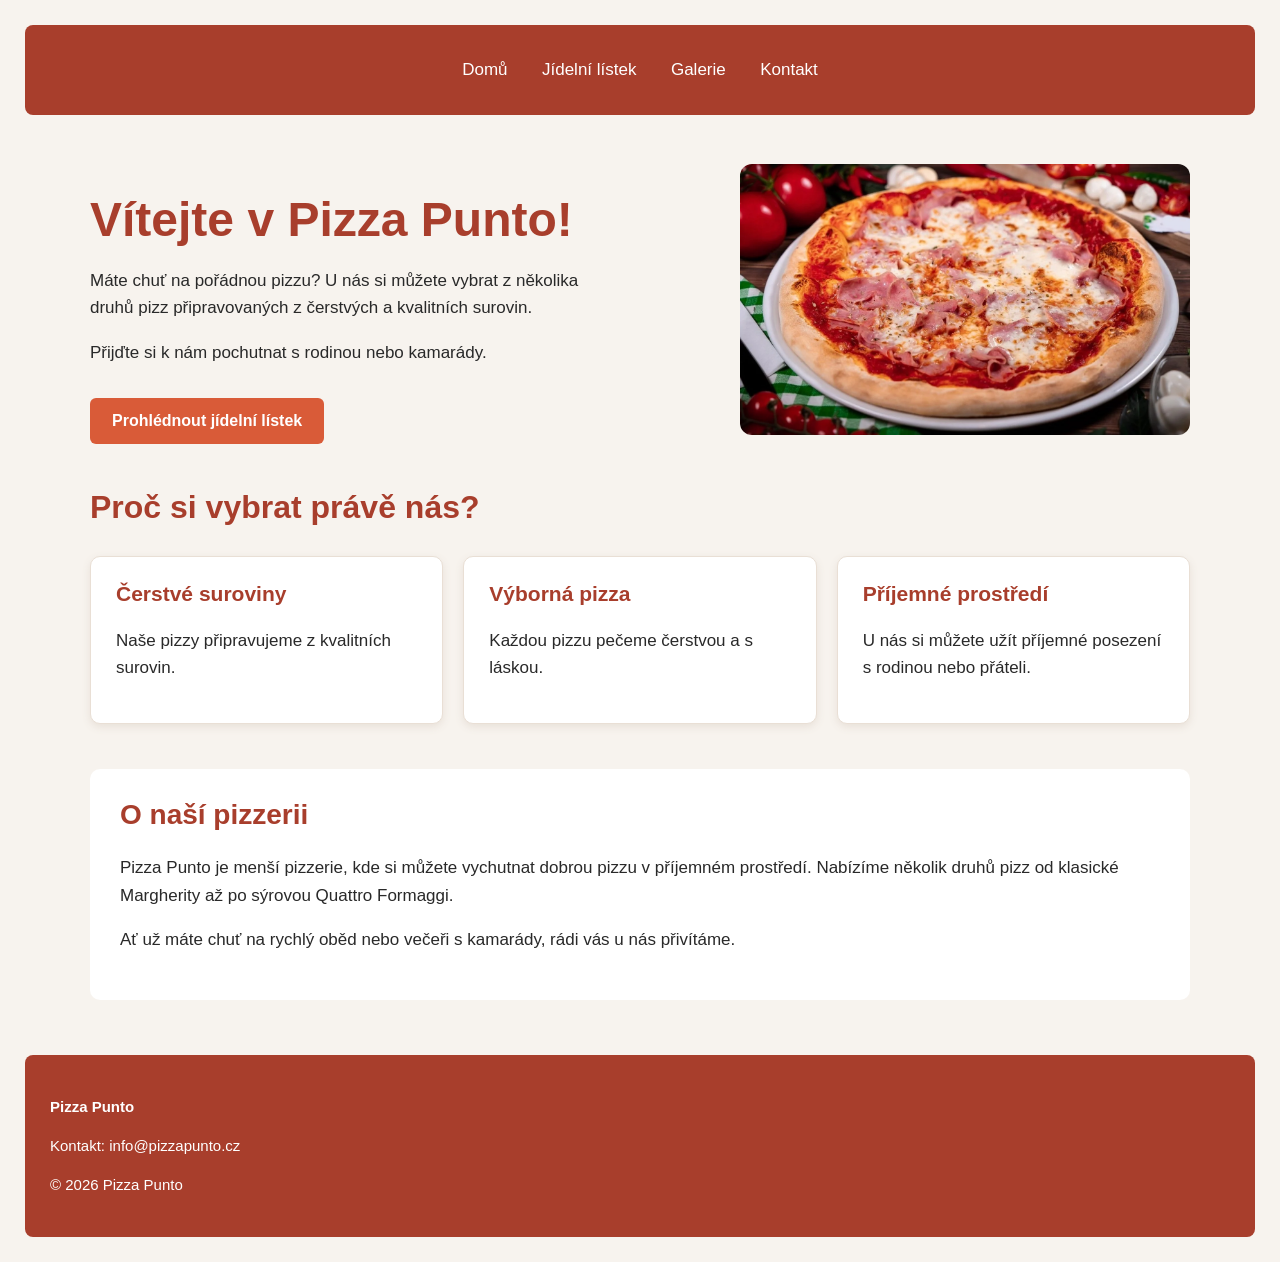
<file: index.html>
<!DOCTYPE html>
<html lang="cs">
<head>
    <meta charset="UTF-8">
    <meta name="viewport" content="width=device-width, initial-scale=1.0">
    <title>Pizza Punto</title>
    <link rel="stylesheet" href="style.css">
    <link rel="icon" href="pizza.jpg">
</head>
<body>

    <nav>
        <a href="index.html">Domů</a>
        <a href="jidelnicek.html">Jídelní lístek</a>
        <a href="galerie.html">Galerie</a>
        <a href="kontakt.html">Kontakt</a>
    </nav>

    
    
<div class="uvod">

    <div class="uvod-text">
        <h1>Vítejte v Pizza Punto!</h1>

        <p>
            Máte chuť na pořádnou pizzu?
            U nás si můžete vybrat z několika
            druhů pizz připravovaných z čerstvých
            a kvalitních surovin.
        </p>

        <p>
            Přijďte si k nám pochutnat
            s rodinou nebo kamarády.
        </p>

        <a href="jidelnicek.html" class="tlacitko">
            Prohlédnout jídelní lístek
        </a>
    </div>

    <div class="uvod-obrazek">
        <img src="pizza.jpg" alt="Pizza Punto">
    </div>

</div>

<h2 class="nadpis-vyhody">Proč si vybrat právě nás?</h2>

<div class="vyhody">

    <div class="vyhoda">
        <h3>Čerstvé suroviny</h3>
        <p>Naše pizzy připravujeme z kvalitních surovin.</p>
    </div>

    <div class="vyhoda">
        <h3>Výborná pizza</h3>
        <p>Každou pizzu pečeme čerstvou a s láskou.</p>
    </div>

    <div class="vyhoda">
        <h3>Příjemné prostředí</h3>
        <p>U nás si můžete užít příjemné posezení s rodinou nebo přáteli.</p>
    </div>

</div>

<div class="o-nas">
    <h2>O naší pizzerii</h2>
    <p>
        Pizza Punto je menší pizzerie, kde si můžete
        vychutnat dobrou pizzu v příjemném prostředí.
        Nabízíme několik druhů pizz od klasické
        Margherity až po sýrovou Quattro Formaggi.
    </p>
    <p>
        Ať už máte chuť na rychlý oběd nebo večeři
        s kamarády, rádi vás u nás přivítáme.
    </p>
</div>

<footer>
    <p><strong>Pizza Punto</strong></p>
    <p>Kontakt: info@pizzapunto.cz</p>
    <p>&copy; 2026 Pizza Punto</p>
</footer>

</body>
</html>
</file>
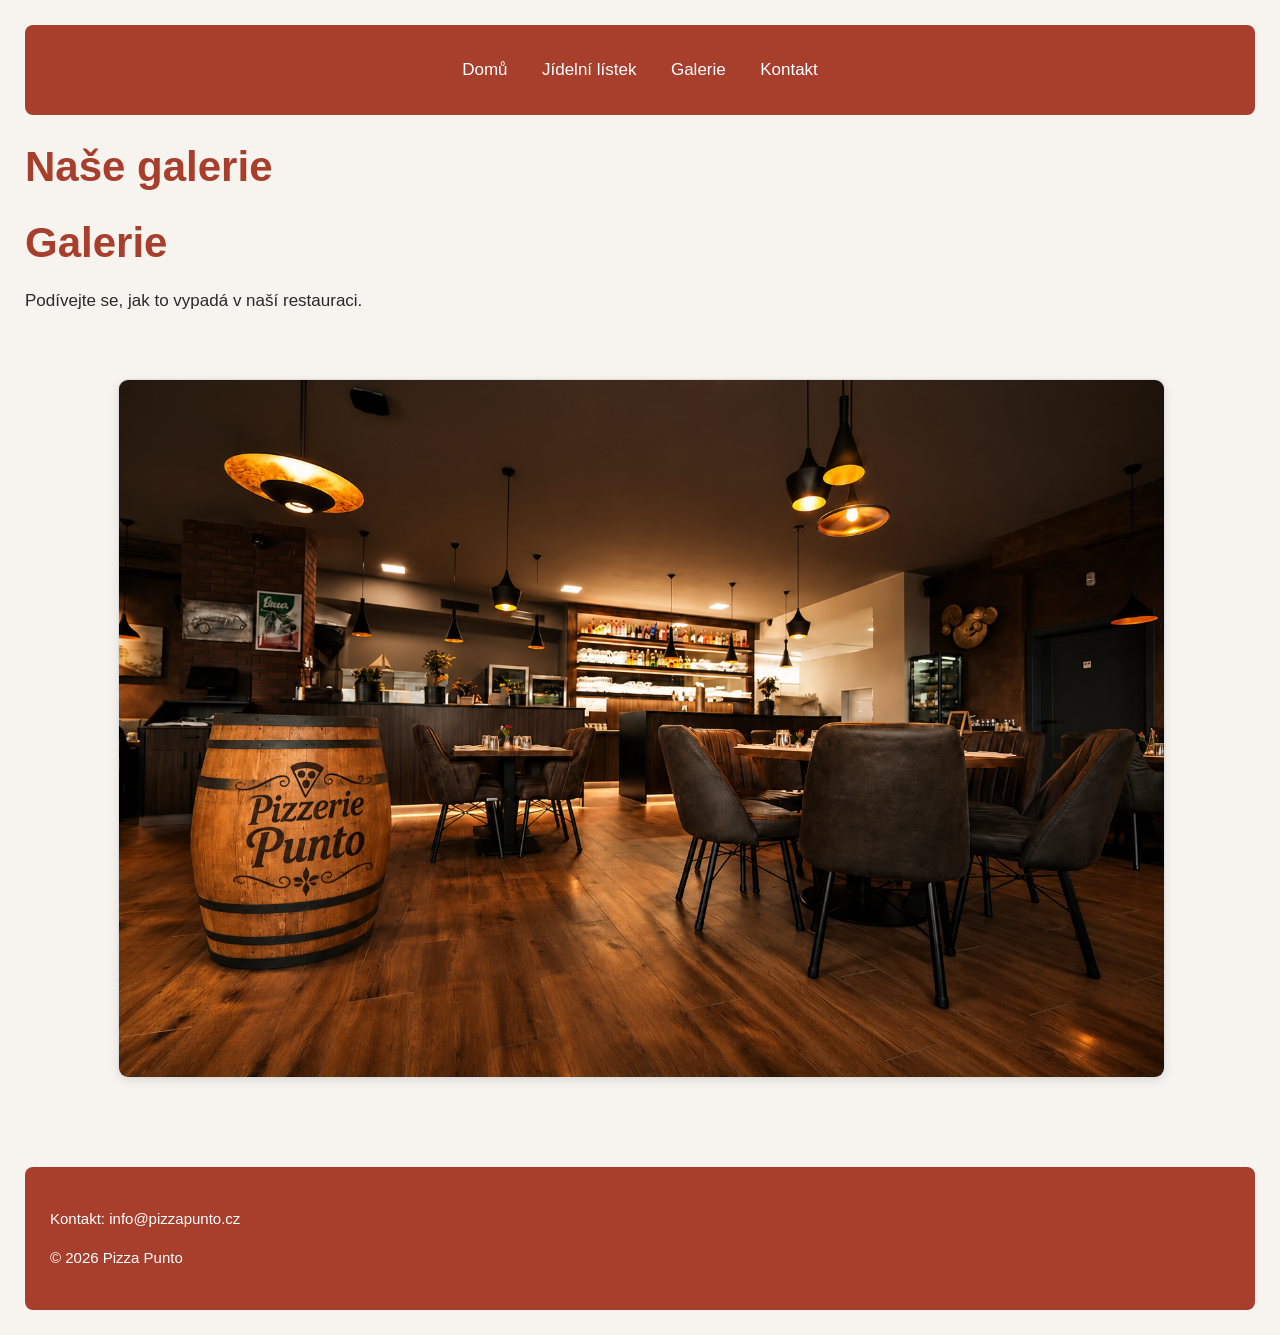
<file: galerie.html>
<!DOCTYPE html>
<html lang="cs">
<head>
    <meta charset="UTF-8">
    <title>Galerie - Pizza Punto</title>
    <link rel="stylesheet" href="style.css">
    <link rel="icon"  href="pizza.jpg">
</head>
<body>

    <nav>
        <a href="index.html">Domů</a>
        <a href="jidelnicek.html">Jídelní lístek</a>
        <a href="galerie.html">Galerie</a>
        <a href="kontakt.html">Kontakt</a>
    </nav>

    <h1>Naše galerie</h1>

    <h1>Galerie</h1>
    <p>Podívejte se, jak to vypadá v naší restauraci.</p>

  
<div class="galerie">
   <div class="galerie-jedna">
    <img src="interier.png" alt="Interiér Pizza Punto">
</div>
</div>


    <footer>
        <p>Kontakt: info@pizzapunto.cz</p>
        <p>&copy; 2026 Pizza Punto</p>
    </footer>

</body>
</html>
</file>
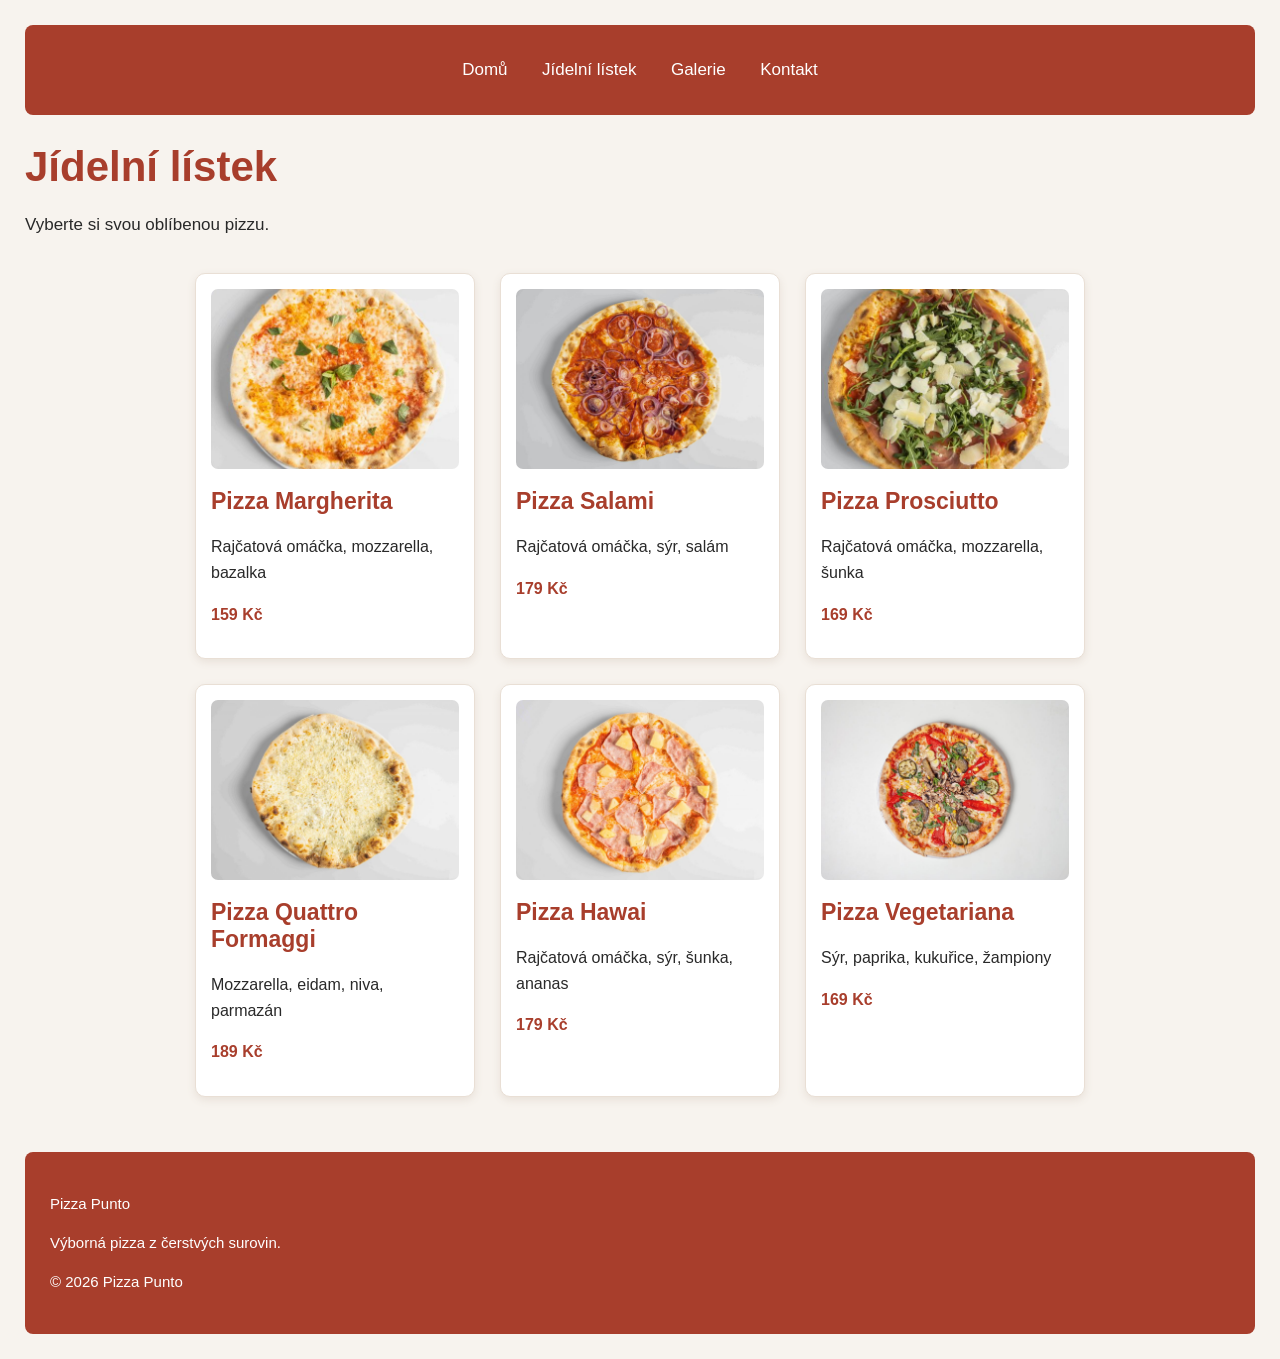
<file: jidelnicek.html>
<!DOCTYPE html>
<html lang="cs">
<head>
    <meta charset="UTF-8">
    <meta name="viewport" content="width=device-width, initial-scale=1.0">
    <title>Jídelní lístek | Pizza Punto</title>
    <link rel="stylesheet" href="style.css">
    <link rel="icon"  href="pizza.jpg">
</head>
<body>

    <nav>
        <a href="index.html">Domů</a>
        <a href="jidelnicek.html">Jídelní lístek</a>
        <a href="galerie.html">Galerie</a>
        <a href="kontakt.html">Kontakt</a>
    </nav>

    <h1>Jídelní lístek</h1>
    <p>Vyberte si svou oblíbenou pizzu.</p>

    <div class="pizzy">

        <div class="pizza">
            <img src="pizza1.jpg" alt="Pizza Margherita">
            <h2>Pizza Margherita</h2>
            <p>Rajčatová omáčka, mozzarella, bazalka</p>
            <p class="cena">159 Kč</p>
        </div>

        <div class="pizza">
            <img src="pizza2.jpg" alt="Pizza Salami">
            <h2>Pizza Salami</h2>
            <p>Rajčatová omáčka, sýr, salám</p>
            <p class="cena">179 Kč</p>
        </div>

        <div class="pizza">
            <img src="pizza3.jpg" alt="Pizza Prosciutto">
            <h2>Pizza Prosciutto</h2>
            <p>Rajčatová omáčka, mozzarella, šunka</p>
            <p class="cena">169 Kč</p>
        </div>

        <div class="pizza">
            <img src="pizza6.jpg" alt="Pizza Quattro Formaggi">
            <h2>Pizza Quattro Formaggi</h2>
            <p>Mozzarella, eidam, niva, parmazán</p>
            <p class="cena">189 Kč</p>
        </div>

        <div class="pizza">
            <img src="pizza4.jpg" alt="Pizza Hawai">
            <h2>Pizza Hawai</h2>
            <p>Rajčatová omáčka, sýr, šunka, ananas</p>
            <p class="cena">179 Kč</p>
        </div>

        <div class="pizza">
            <img src="pizza5.jpg" alt="Pizza Vegetariana">
            <h2>Pizza Vegetariana</h2>
            <p>Sýr, paprika, kukuřice, žampiony</p>
            <p class="cena">169 Kč</p>
        </div>

    </div>

    <footer>
        <p>Pizza Punto</p>
        <p>Výborná pizza z čerstvých surovin.</p>
        <p>&copy; 2026 Pizza Punto</p>
    </footer>

</body>
</html>
</file>
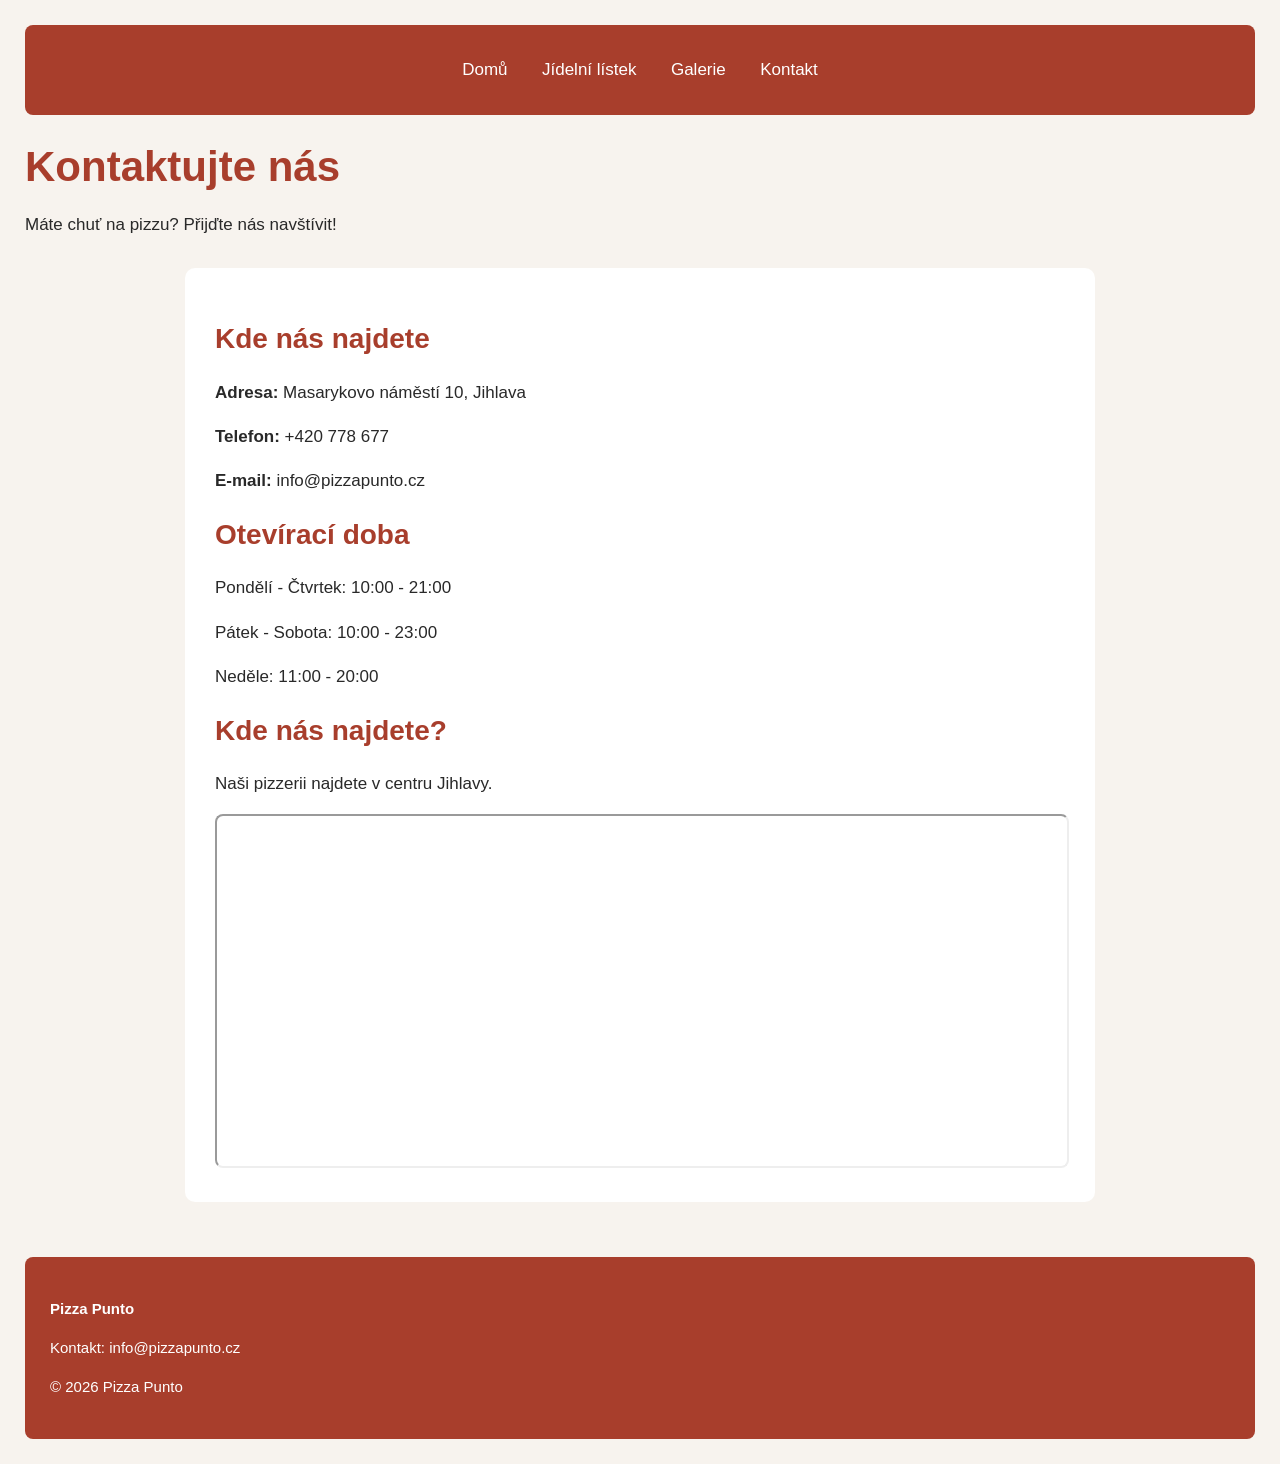
<file: kontakt.html>
<!DOCTYPE html>
<html lang="cs">
<head>
    <meta charset="UTF-8">
    <meta name="viewport" content="width=device-width, initial-scale=1.0">
    <title>Kontakt - Pizza Punto</title>
    <link rel="stylesheet" href="style.css">
    <link rel="icon" href="pizza.jpg">
</head>
<body>

    <nav>
        <a href="index.html">Domů</a>
        <a href="jidelnicek.html">Jídelní lístek</a>
        <a href="galerie.html">Galerie</a>
        <a href="kontakt.html">Kontakt</a>
    </nav>

    <h1>Kontaktujte nás</h1>
    <p>Máte chuť na pizzu? Přijďte nás navštívit!</p>

    <div class="kontakt">
        <h2>Kde nás najdete</h2>
        <p><b>Adresa:</b> Masarykovo náměstí 10, Jihlava</p>
        <p><b>Telefon:</b> +420 778 677</p>
        <p><b>E-mail:</b> info@pizzapunto.cz</p>

        <h2>Otevírací doba</h2>
        <p>Pondělí - Čtvrtek: 10:00 - 21:00</p>
        <p>Pátek - Sobota: 10:00 - 23:00</p>
        <p>Neděle: 11:00 - 20:00</p>

      
        <h2>Kde nás najdete?</h2>

        <p>Naši pizzerii najdete v centru Jihlavy.</p>

        <iframe
        src="https://www.google.com/maps?q=Jihlava&output=embed"
        width="100%"
        height="350"
        title="Mapa Pizza Punto">
        </iframe>

    </div>

    <footer>
        <p><b>Pizza Punto</b></p>
        <p>Kontakt: info@pizzapunto.cz</p>
        <p>&copy; 2026 Pizza Punto</p>
    </footer>

</body>
</html>
</file>
<file: style.css>
body {
    background-color: #f7f3ee;
    color: #292929;
    font-family: Arial, sans-serif;
    margin: 25px;
}

h1 {
    font-size: 42px;
    color: #a83e2c;
    font-weight: bold;
    margin-bottom: 20px;
}

h2 {
    font-size: 28px;
    color: #a83e2c;
    font-weight: bold;
    margin-top: 30px;
}

h3 {
    font-size: 21px;
    color: #a83e2c;
    font-weight: bold;
}

p {
    font-size: 17px;
    line-height: 1.6;
}


nav {
    background-color: #a83e2c;
    text-align: center;
    padding: 20px;
    border-radius: 8px;
}

nav a {
    color: white;
    text-decoration: none;
    margin: 15px;
    font-size: 17px;
    display: inline-block;
}

nav a:hover {
    color: #ffe1bb;
}



.uvod {
    display: flex;
    align-items: center;
    justify-content: space-between;
    gap: 35px;
    max-width: 1100px;
    margin: 45px auto;
}

.uvod-text {
    max-width: 530px;
}

.uvod-text h1 {
    font-size: 48px;
}

.uvod-obrazek img {
    width: 450px;
    max-width: 100%;
    border-radius: 12px;
}

.tlacitko {
    display: inline-block;
    background-color: #d95b38;
    color: white;
    text-decoration: none;
    padding: 14px 22px;
    border-radius: 6px;
    margin-top: 15px;
    font-weight: bold;
}

.tlacitko:hover {
    background-color: #b8432b;
}



.vyhody {
    display: flex;
    gap: 20px;
    max-width: 1100px;
    margin: 30px auto;
}

.vyhoda {
    background-color: white;
    padding: 25px;
    border-radius: 10px;
    border: 1px solid #e9dfd5;
    box-shadow: 0 3px 8px #e8e0d8;
    flex: 1;
}

.vyhoda h3 {
    margin-top: 0;
}



.pizzy {
    display: flex;
    flex-wrap: wrap;
    justify-content: center;
    gap: 25px;
    max-width: 1100px;
    margin: 35px auto;
}

.pizza {
    background-color: white;
    border: 1px solid #e9dfd5;
    border-radius: 10px;
    padding: 15px;
    width: 280px;
    box-sizing: border-box;
    box-shadow: 0 3px 8px #e8e0d8;
}

.pizza img {
    width: 100%;
    height: 180px;
    object-fit: cover;
    border-radius: 7px;
}

.pizza h2 {
    font-size: 23px;
    margin-top: 15px;
}

.pizza p {
    font-size: 16px;
}

.cena {
    color: #a83e2c;
    font-size: 23px;
    font-weight: bold;
}



.galerie {
    display: flex;
    flex-wrap: wrap;
    justify-content: center;
    gap: 20px;
    margin: 35px auto;
    max-width: 1100px;
}

.galerie img {
    width: 250px;
    height: 180px;
    object-fit: cover;
    border-radius: 8px;
}



footer {
    background-color: #a83e2c;
    color: white;
    padding: 25px;
    margin-top: 55px;
    border-radius: 8px;
}

footer p {
    color: white;
    font-size: 15px;
}


@media (max-width: 700px) {
    .uvod {
        flex-direction: column;
    }

    .vyhody {
        flex-direction: column;
    }

    .pizza {
        width: 100%;
    }

    nav a {
        margin: 8px;
    }
}

.kontakt {
    background-color: white;
    max-width: 850px;
    margin: 30px auto;
    padding: 30px;
    border-radius: 10px;
}

.kontakt h2 {
    margin-top: 25px;
}

.kontakt iframe {
    border-radius: 8px;
}

.nadpis-vyhody {
    max-width: 1100px;
    margin: 45px auto 20px;
    font-size: 32px;
}

.o-nas {
    background-color: white;
    max-width: 1040px;
    margin: 45px auto;
    padding: 30px;
    border-radius: 10px;
}

.o-nas h2 {
    margin-top: 0;
}

.galerie img {
    border: 1px solid #dddddd;
    box-shadow: 0 3px 8px #dddddd;
}

.pizza:hover {
    background-color: #fff8f0;
}

.galerie-jedna {
    width: 95%;
    margin: 30px auto;
    text-align: center;
}

.galerie-jedna img {
    width: 100%;
    height: auto;
    border-radius: 10px;
}
</file>
